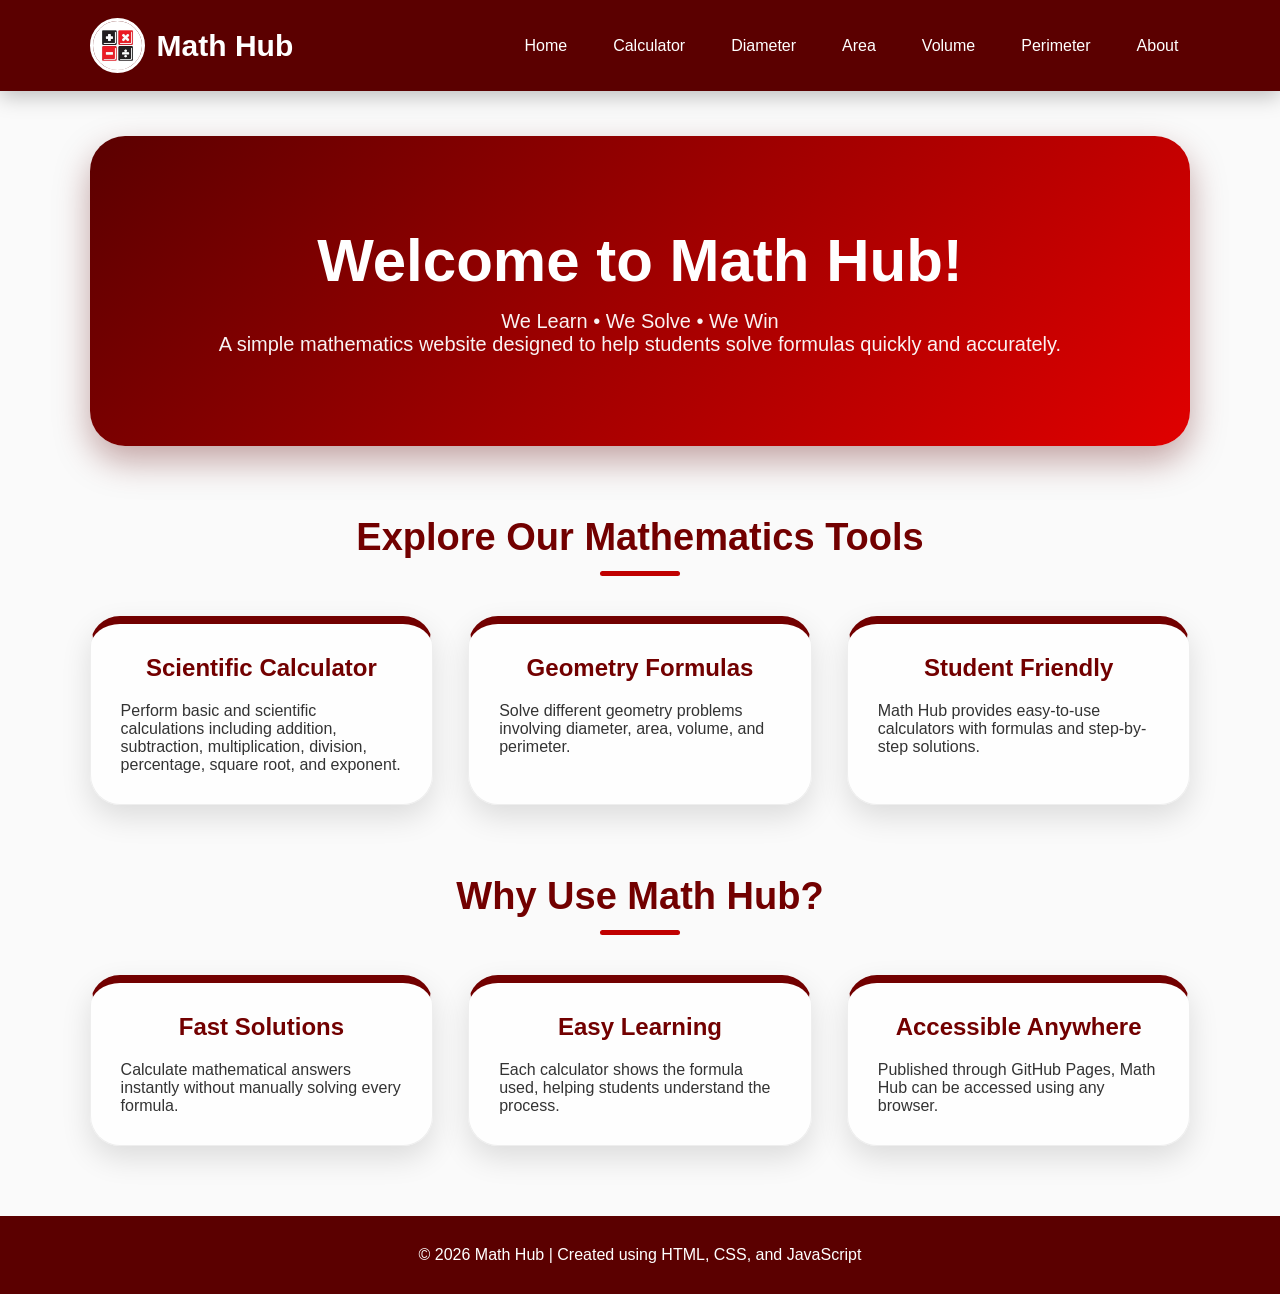
<file: index.html>
<!DOCTYPE html>
<html lang="en">

<head>
    <meta charset="UTF-8">
    <meta name="viewport" content="width=device-width, initial-scale=1.0">

    <title>Math Hub | Home</title>

    <link rel="stylesheet" href="calcss.css">
</head>


<body>


<header>

    <nav class="navbar">

        <div class="logo">

            <img src="images.jpg" alt="Math Hub Logo">

            Math Hub

        </div>


        <ul class="nav-links">

            <li><a href="index.html">Home</a></li>

            <li><a href="calculator.html">Calculator</a></li>

            <li><a href="diameter.html">Diameter</a></li>

            <li><a href="area.html">Area</a></li>

            <li><a href="volume.html">Volume</a></li>

            <li><a href="perimeter.html">Perimeter</a></li>

            <li><a href="about.html">About</a></li>

        </ul>

    </nav>

</header>



<section class="banner">

    <h1>Welcome to Math Hub!</h1>

    <p>
        We Learn • We Solve • We Win
    </p>

    <p>
        A simple mathematics website designed to help students 
        solve formulas quickly and accurately.
    </p>

</section>




<section class="section">


<h2 class="section-title">
    Explore Our Mathematics Tools
</h2>



<div class="card-container">


<div class="card">

<h2>Scientific Calculator</h2>

<p>
Perform basic and scientific calculations including
addition, subtraction, multiplication, division,
percentage, square root, and exponent.
</p>

</div>




<div class="card">

<h2>Geometry Formulas</h2>

<p>
Solve different geometry problems involving
diameter, area, volume, and perimeter.
</p>

</div>




<div class="card">

<h2>Student Friendly</h2>

<p>
Math Hub provides easy-to-use calculators with
formulas and step-by-step solutions.
</p>

</div>


</div>

</section>




<section class="section">


<h2 class="section-title">
Why Use Math Hub?
</h2>



<div class="card-container">


<div class="card">

<h2>Fast Solutions</h2>

<p>
Calculate mathematical answers instantly
without manually solving every formula.
</p>

</div>



<div class="card">

<h2>Easy Learning</h2>

<p>
Each calculator shows the formula used,
helping students understand the process.
</p>

</div>



<div class="card">

<h2>Accessible Anywhere</h2>

<p>
Published through GitHub Pages,
Math Hub can be accessed using any browser.
</p>

</div>


</div>


</section>




<footer>

<p>
© 2026 Math Hub | Created using HTML, CSS, and JavaScript
</p>

</footer>



</body>

</html>
</file>
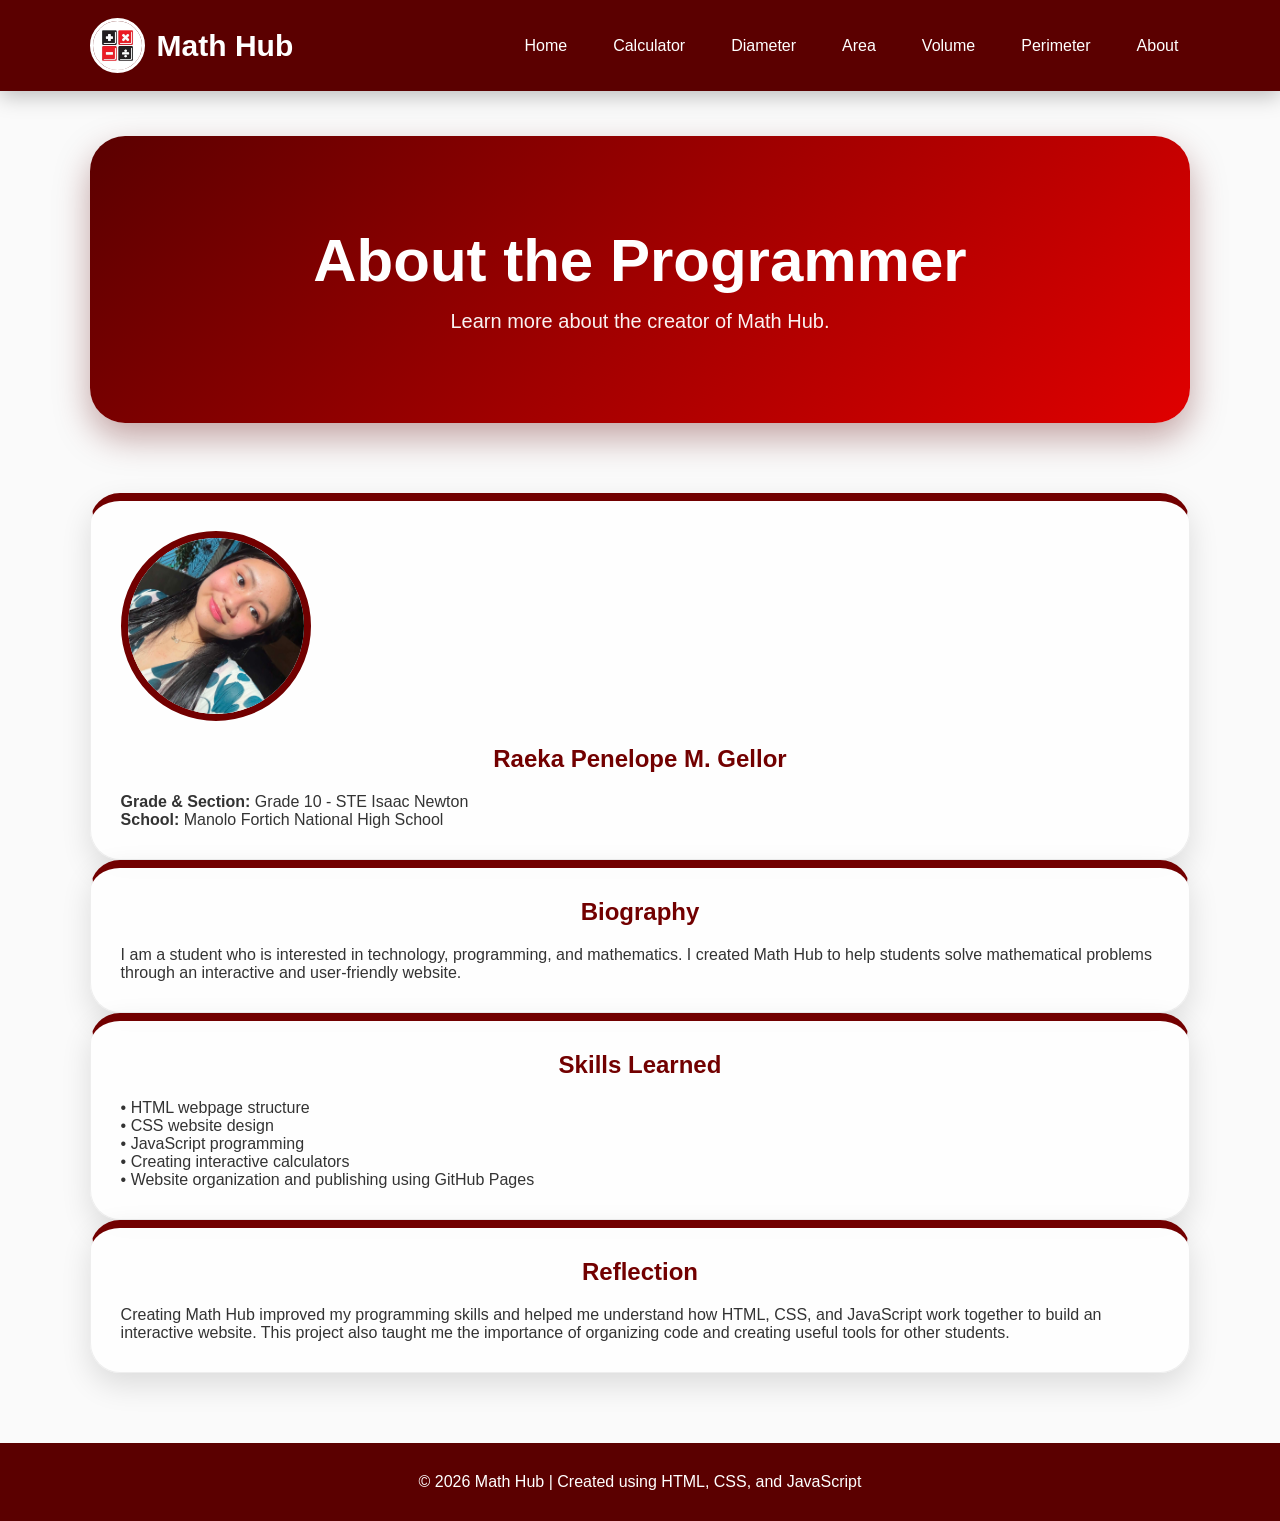
<file: about.html>
<!DOCTYPE html>
<html lang="en">

<head>

<meta charset="UTF-8">
<meta name="viewport" content="width=device-width, initial-scale=1.0">

<title>Math Hub | About</title>

<link rel="stylesheet" href="calcss.css">

</head>


<body>


<header>

<nav class="navbar">

<div class="logo">

<img src="images.jpg" alt="Math Hub Logo">

Math Hub

</div>


<ul class="nav-links">

<li><a href="index.html">Home</a></li>

<li><a href="calculator.html">Calculator</a></li>

<li><a href="diameter.html">Diameter</a></li>

<li><a href="area.html">Area</a></li>

<li><a href="volume.html">Volume</a></li>

<li><a href="perimeter.html">Perimeter</a></li>

<li><a href="about.html">About</a></li>

</ul>

</nav>

</header>





<section class="banner">

<h1>About the Programmer</h1>

<p>
Learn more about the creator of Math Hub.
</p>

</section>







<section class="section">


<div class="card profile">


<img src="prof.jpg" alt="Programmer Picture">


<h2>
Raeka Penelope M. Gellor
</h2>


<p>
<strong>Grade & Section:</strong>
Grade 10 - STE Isaac Newton
</p>


<p>
<strong>School:</strong>
Manolo Fortich National High School
</p>



</div>






<div class="card">


<h2>Biography</h2>


<p>

I am a student who is interested in technology,
programming, and mathematics. I created Math Hub
to help students solve mathematical problems
through an interactive and user-friendly website.

</p>


</div>







<div class="card">


<h2>Skills Learned</h2>


<p>

• HTML webpage structure

<br>

• CSS website design

<br>

• JavaScript programming

<br>

• Creating interactive calculators

<br>

• Website organization and publishing using GitHub Pages

</p>


</div>








<div class="card">


<h2>Reflection</h2>


<p>

Creating Math Hub improved my programming skills
and helped me understand how HTML, CSS, and JavaScript
work together to build an interactive website.
This project also taught me the importance of organizing
code and creating useful tools for other students.

</p>


</div>



</section>







<footer>

<p>
© 2026 Math Hub | Created using HTML, CSS, and JavaScript
</p>

</footer>




<script src="script.js"></script>


</body>

</html>
</file>
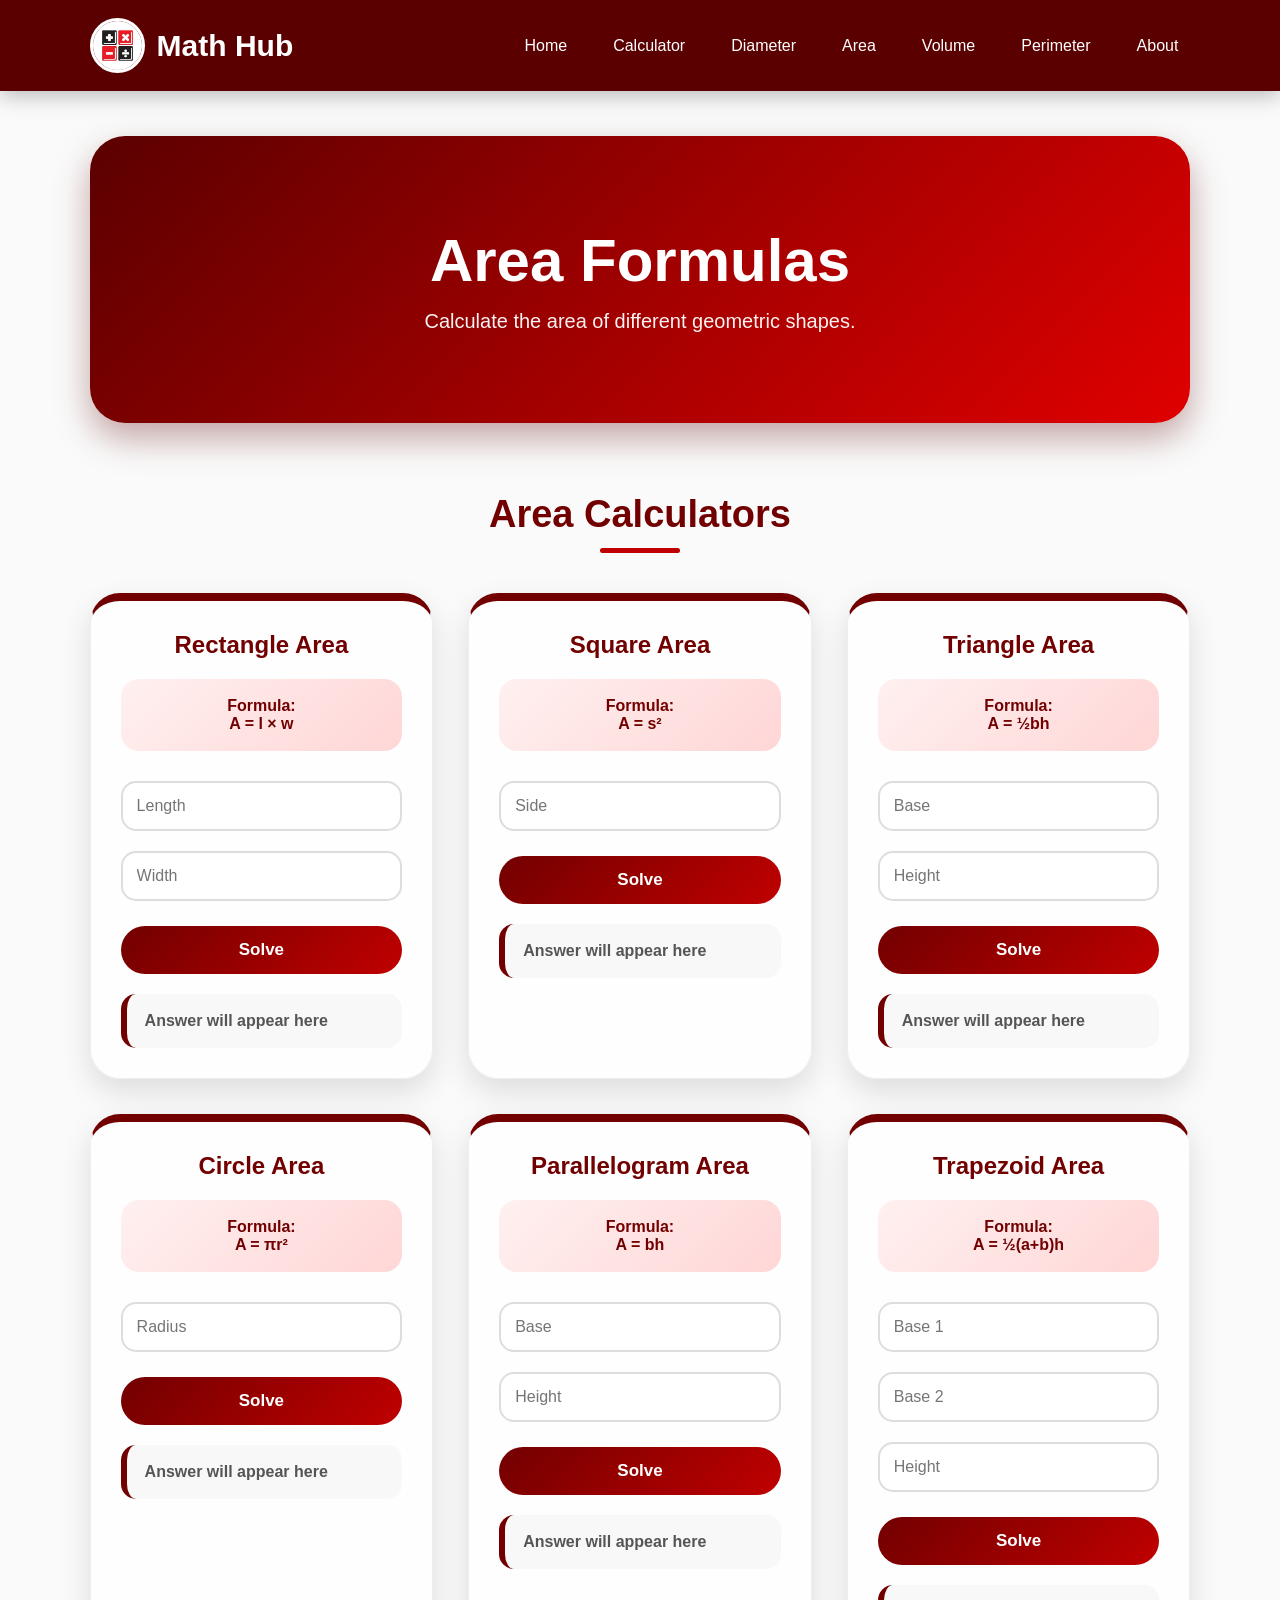
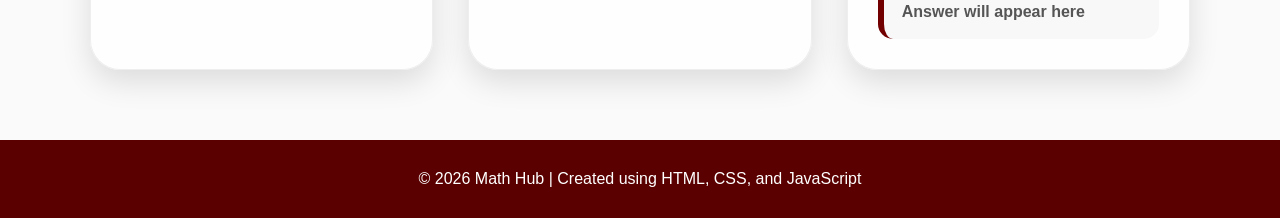
<file: area.html>
<!DOCTYPE html>
<html lang="en">

<head>

<meta charset="UTF-8">
<meta name="viewport" content="width=device-width, initial-scale=1.0">

<title>Math Hub | Area</title>

<link rel="stylesheet" href="calcss.css">

</head>


<body>


<header>

<nav class="navbar">

<div class="logo">

<img src="images.jpg" alt="Math Hub Logo">

Math Hub

</div>


<ul class="nav-links">

<li><a href="index.html">Home</a></li>

<li><a href="calculator.html">Calculator</a></li>

<li><a href="diameter.html">Diameter</a></li>

<li><a href="area.html">Area</a></li>

<li><a href="volume.html">Volume</a></li>

<li><a href="perimeter.html">Perimeter</a></li>

<li><a href="about.html">About</a></li>

</ul>

</nav>

</header>





<section class="banner">

<h1>Area Formulas</h1>

<p>
Calculate the area of different geometric shapes.
</p>

</section>






<section class="section">


<h2 class="section-title">
Area Calculators
</h2>



<div class="card-container">





<!-- Rectangle -->

<div class="card">

<h2>Rectangle Area</h2>


<div class="formula">

Formula:

<br>

A = l × w

</div>


<input 
type="number"
id="rectangleLength"
placeholder="Length">


<input 
type="number"
id="rectangleWidth"
placeholder="Width">


<button onclick="rectangleArea()">

Solve

</button>


<div class="result" id="rectangleAreaResult">

Answer will appear here

</div>


</div>







<!-- Square -->

<div class="card">

<h2>Square Area</h2>


<div class="formula">

Formula:

<br>

A = s²

</div>


<input 
type="number"
id="squareSide"
placeholder="Side">


<button onclick="squareArea()">

Solve

</button>


<div class="result" id="squareAreaResult">

Answer will appear here

</div>


</div>








<!-- Triangle -->

<div class="card">

<h2>Triangle Area</h2>


<div class="formula">

Formula:

<br>

A = ½bh

</div>


<input 
type="number"
id="triangleBase"
placeholder="Base">


<input 
type="number"
id="triangleHeight"
placeholder="Height">


<button onclick="triangleArea()">

Solve

</button>


<div class="result" id="triangleAreaResult">

Answer will appear here

</div>


</div>








<!-- Circle -->

<div class="card">

<h2>Circle Area</h2>


<div class="formula">

Formula:

<br>

A = πr²

</div>


<input 
type="number"
id="circleRadius"
placeholder="Radius">


<button onclick="circleArea()">

Solve

</button>


<div class="result" id="circleAreaResult">

Answer will appear here

</div>


</div>








<!-- Parallelogram -->

<div class="card">

<h2>Parallelogram Area</h2>


<div class="formula">

Formula:

<br>

A = bh

</div>


<input 
type="number"
id="parallelogramBase"
placeholder="Base">


<input 
type="number"
id="parallelogramHeight"
placeholder="Height">


<button onclick="parallelogramArea()">

Solve

</button>


<div class="result" id="parallelogramAreaResult">

Answer will appear here

</div>


</div>








<!-- Trapezoid -->

<div class="card">

<h2>Trapezoid Area</h2>


<div class="formula">

Formula:

<br>

A = ½(a+b)h

</div>


<input 
type="number"
id="trapezoidBase1"
placeholder="Base 1">


<input 
type="number"
id="trapezoidBase2"
placeholder="Base 2">


<input 
type="number"
id="trapezoidHeight"
placeholder="Height">


<button onclick="trapezoidArea()">

Solve

</button>


<div class="result" id="trapezoidAreaResult">

Answer will appear here

</div>


</div>





</div>


</section>







<footer>

<p>
© 2026 Math Hub | Created using HTML, CSS, and JavaScript
</p>

</footer>




<script src="script.js"></script>


</body>

</html>
</file>
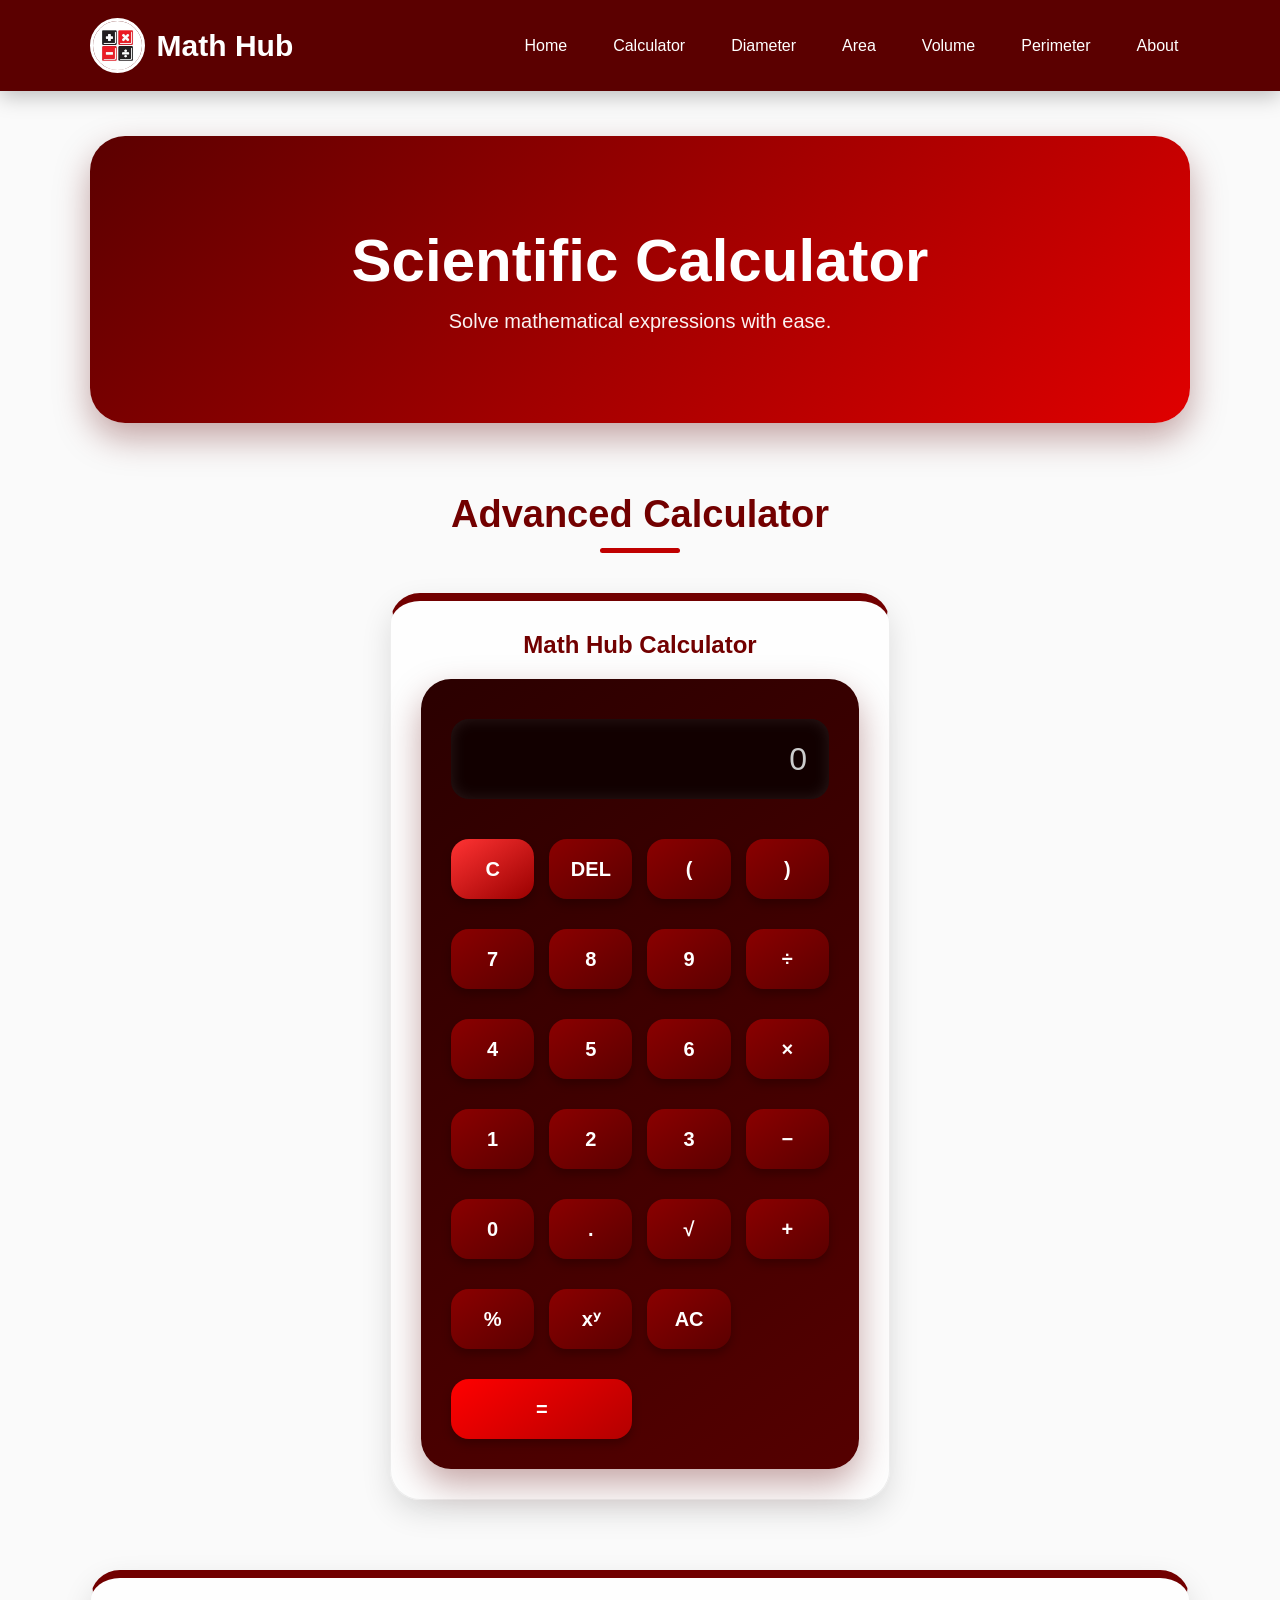
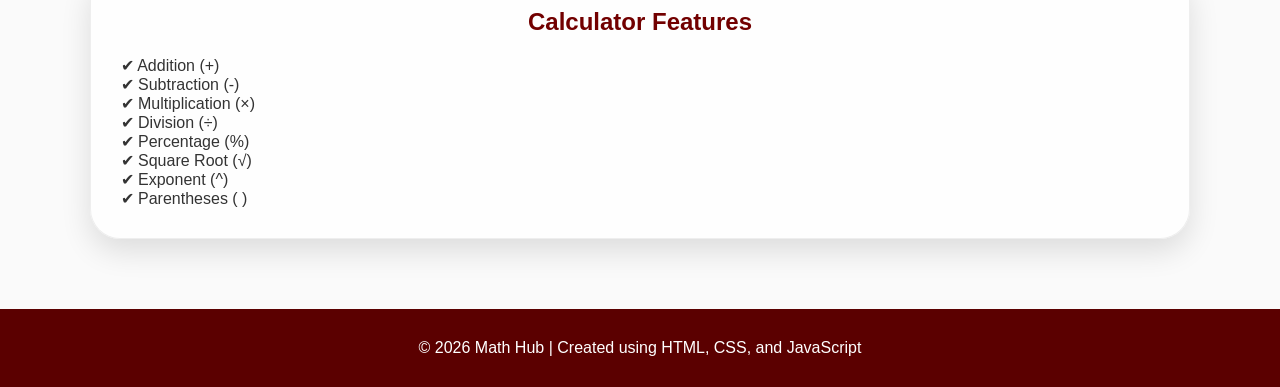
<file: calculator.html>
<!DOCTYPE html>
<html lang="en">

<head>

<meta charset="UTF-8">
<meta name="viewport" content="width=device-width, initial-scale=1.0">

<title>Math Hub | Scientific Calculator</title>

<link rel="stylesheet" href="calcss.css">

</head>


<body>


<header>

<nav class="navbar">

<div class="logo">

<img src="images.jpg" alt="Math Hub Logo">

Math Hub

</div>


<ul class="nav-links">

<li><a href="index.html">Home</a></li>

<li><a href="calculator.html">Calculator</a></li>

<li><a href="diameter.html">Diameter</a></li>

<li><a href="area.html">Area</a></li>

<li><a href="volume.html">Volume</a></li>

<li><a href="perimeter.html">Perimeter</a></li>

<li><a href="about.html">About</a></li>

</ul>

</nav>

</header>





<section class="banner">

<h1>Scientific Calculator</h1>

<p>
Solve mathematical expressions with ease.
</p>

</section>






<section class="section">


<h2 class="section-title">
Advanced Calculator
</h2>



<div class="card calculator-card">


<h2>Math Hub Calculator</h2>



<div class="calculator">



<input 
type="text"
id="calculatorDisplay"
class="display"
placeholder="0"
readonly>




<div class="calculator-buttons">



<button onclick="clearCalculator()" class="clear">
C
</button>


<button onclick="deleteNumber()">
DEL
</button>


<button onclick="addValue('(')">
(
</button>


<button onclick="addValue(')')">
)
</button>





<button onclick="addValue('7')">
7
</button>


<button onclick="addValue('8')">
8
</button>


<button onclick="addValue('9')">
9
</button>


<button onclick="addValue('/')">
÷
</button>





<button onclick="addValue('4')">
4
</button>


<button onclick="addValue('5')">
5
</button>


<button onclick="addValue('6')">
6
</button>


<button onclick="addValue('*')">
×
</button>





<button onclick="addValue('1')">
1
</button>


<button onclick="addValue('2')">
2
</button>


<button onclick="addValue('3')">
3
</button>


<button onclick="addValue('-')">
−
</button>





<button onclick="addValue('0')">
0
</button>


<button onclick="addValue('.')">
.
</button>


<button onclick="squareRoot()">
√
</button>


<button onclick="addValue('+')">
+
</button>





<button onclick="percentage()">
%
</button>


<button onclick="addValue('^')">
xʸ
</button>


<button onclick="clearCalculator()">
AC
</button>


<button onclick="calculateAnswer()" class="equals">
=
</button>



</div>


</div>


</div>


</section>






<section class="section">


<div class="card">


<h2>Calculator Features</h2>


<p>

✔ Addition (+)

<br>

✔ Subtraction (-)

<br>

✔ Multiplication (×)

<br>

✔ Division (÷)

<br>

✔ Percentage (%)

<br>

✔ Square Root (√)

<br>

✔ Exponent (^)

<br>

✔ Parentheses ( )

</p>


</div>


</section>






<footer>

<p>
© 2026 Math Hub | Created using HTML, CSS, and JavaScript
</p>

</footer>




<script src="script.js"></script>


</body>

</html>
</file>
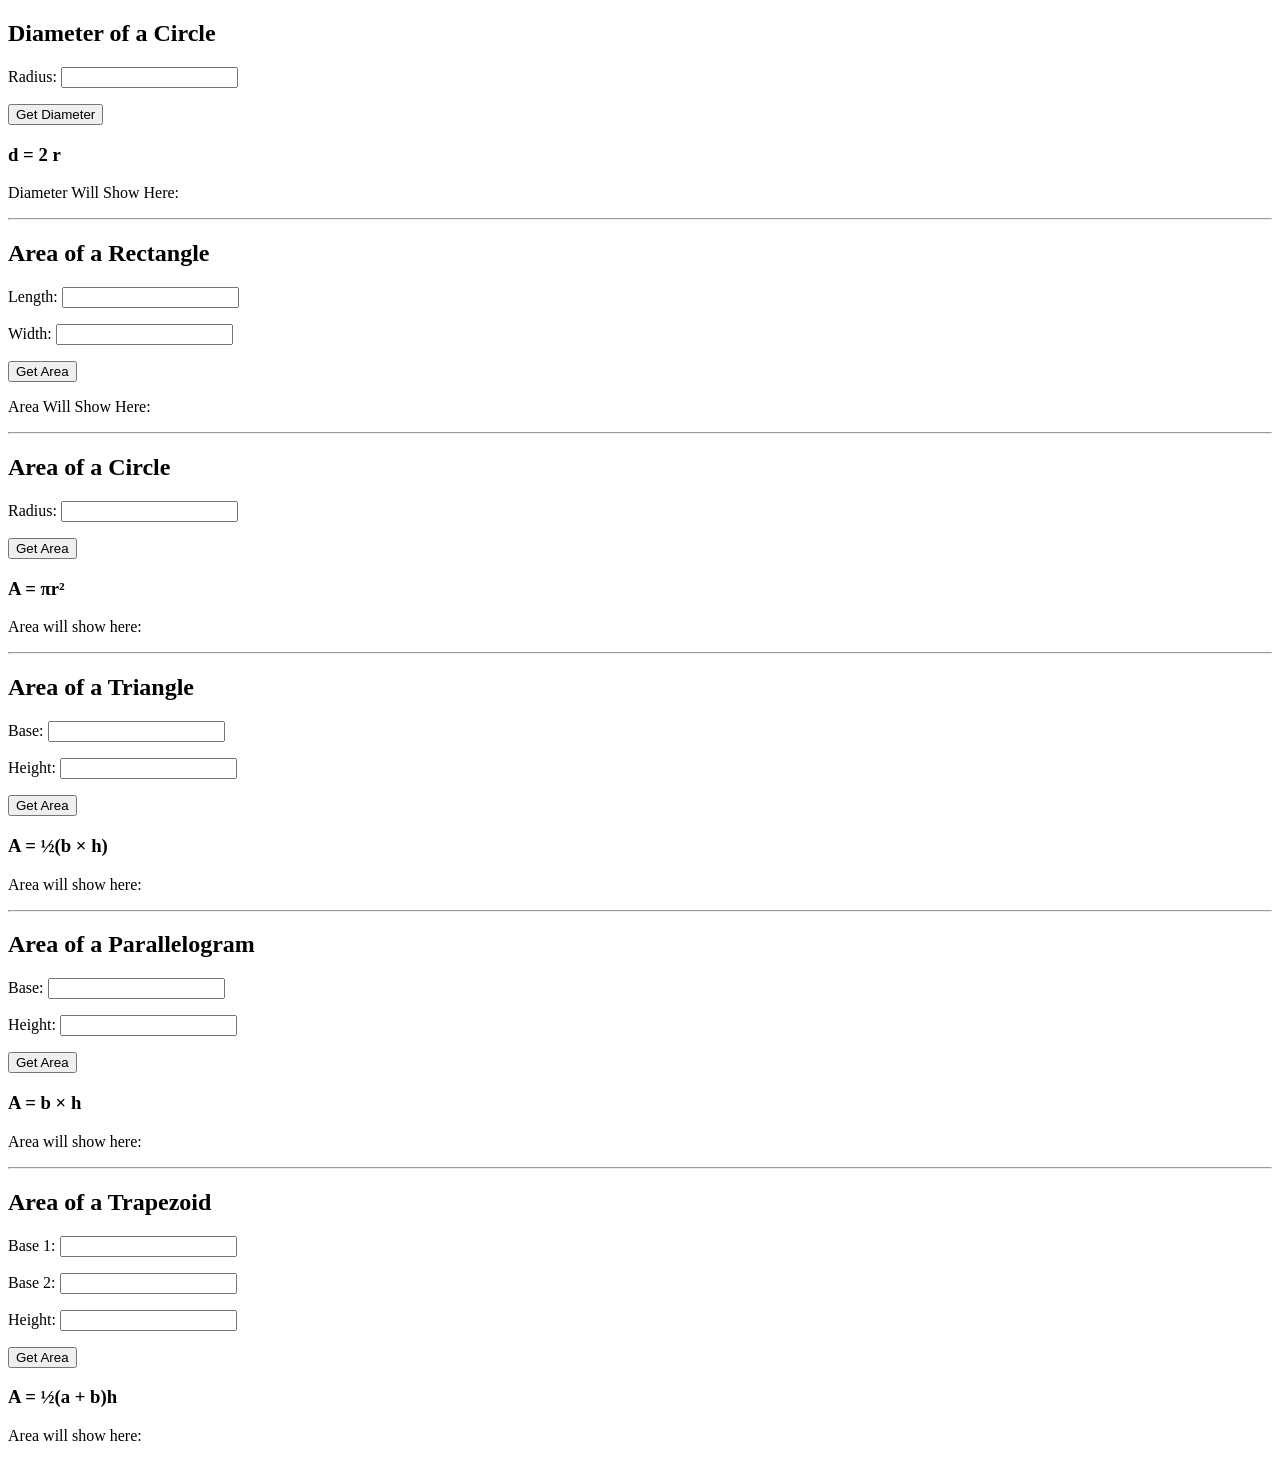
<file: omcakes.html>
<!DOCTYPE html>
<html>
    <head>
        <title>DIAMETER FORMULAS</title>

        <script>
            function DiameterCircle() {
                let diameter = 2 * radius;
                document.getElementById("demo").innerHTML = "Diameter; " + diameter;
            }
            function getRectangleArea() {
            let length = document.getElementById("length").value;
            let width = document.getElementById("width").value;
            let area = length * width;
            document.getElementById("rectangleDemo").innerHTML = "Area = " + area;
            }
            function getCircleArea() {
            let radius = document.getElementById("circleRadius").value;
            let area = Math.PI * radius * radius;
            document.getElementById("circleDemo").innerHTML = "Area = " + area.toFixed(2);
            }
            function getTriangleArea() {
            let base = document.getElementById("base").value;
            let height = document.getElementById("triangleHeight").value;
            let area = (base * height) / 2;
            document.getElementById("triangleDemo").innerHTML = "Area = " + area;
            }
             function getParallelogramArea() {
            let base = document.getElementById("paraBase").value;
            let height = document.getElementById("paraHeight").value;
            let area = base * height;
            document.getElementById("parallelogramDemo").innerHTML = "Area = " + area;
            }
            function getTrapezoidArea() {
            let a = Number(document.getElementById("base1").value);
            let b = Number(document.getElementById("base2").value);
            let h = Number(document.getElementById("trapHeight").value);

            let area = ((a + b) * h) / 2;
            document.getElementById("trapezoidDemo").innerHTML = "Area = " + area;
            }
        </script>
    </head>
    <body>
        <h2>Diameter of a Circle</h2>
        <p>Radius: <input type="text" id="radiusInput"></p>
        <button type="button" onclick="myFunction()">Get Diameter</button>
        <h3>d = 2 r</h3>
        <p id="demo">Diameter Will Show Here:</p>
        <hr>

        <h2>Area of a Rectangle</h2>
        <p>Length: <input type="text" id="radiusInput"></p>
        <p>Width: <input type="text" id="radiusInput"></p>
        <button type="button" onclick="myFunction()">Get Area</button>
        <p id="demo">Area Will Show Here:</p>
        <hr>

        <h2>Area of a Circle</h2>
        <p>Radius: <input type="text" id="circleRadius"></p>
        <button onclick="getCircleArea()">Get Area</button>
        <h3>A = πr²</h3>
        <p id="circleDemo">Area will show here:</p>
        <hr>

        <h2>Area of a Triangle</h2>
        <p>Base: <input type="text" id="base"></p>
        <p>Height: <input type="text" id="triangleHeight"></p>
        <button onclick="getTriangleArea()">Get Area</button>
        <h3>A = ½(b × h)</h3>
        <p id="triangleDemo">Area will show here:</p>
        <hr>

        <h2>Area of a Parallelogram</h2>
        <p>Base: <input type="text" id="paraBase"></p>
        <p>Height: <input type="text" id="paraHeight"></p>
        <button onclick="getParallelogramArea()">Get Area</button>
        <h3>A = b × h</h3>
        <p id="parallelogramDemo">Area will show here:</p>
        <hr>

        <h2>Area of a Trapezoid</h2>
        <p>Base 1: <input type="text" id="base1"></p>
        <p>Base 2: <input type="text" id="base2"></p>
        <p>Height: <input type="text" id="trapHeight"></p>
        <button onclick="getTrapezoidArea()">Get Area</button>
        <h3>A = ½(a + b)h</h3>
        <p id="trapezoidDemo">Area will show here:</p>

</body>
</html>
</file>
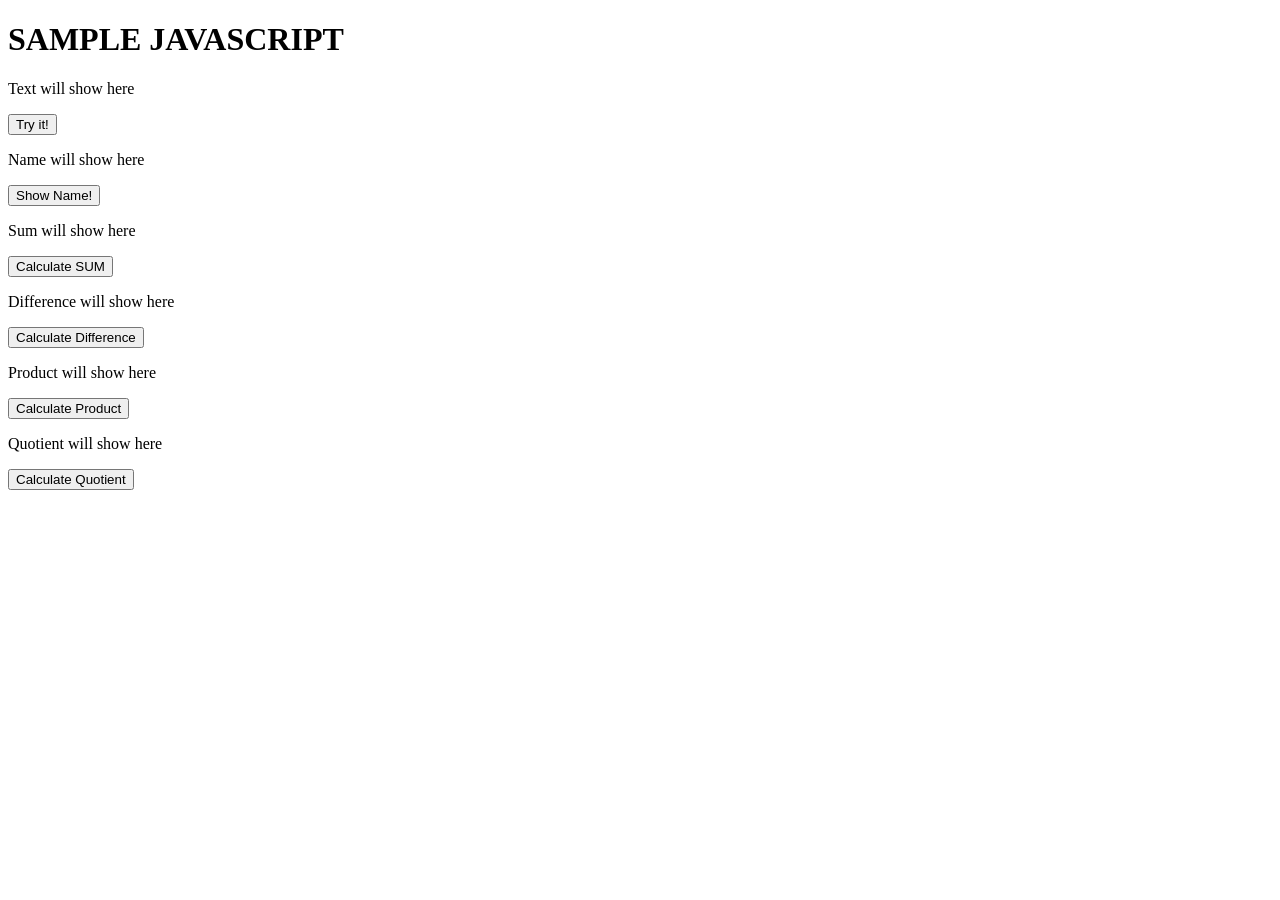
<file: omkie.html>
<!DOCTYPE html>
<html>
    <head>
        <title>SAMPLE JAVASCRIPT</title>

        <script>
            function myFunction() {
                document.getElementById("demo").innerHTML = "Hello World!";
            }

            let firstdigit = 14
            let seconddigit = 7
            let sum = firstdigit + seconddigit
            let difference = firstdigit - seconddigit
            let product = firstdigit * seconddigit
            let quotient = firstdigit / seconddigit

            function myAddition() {
    document.getElementById("add").innerHTML = "The Sum: " + sum;
}

function mySubtraction() {
    document.getElementById("subtract").innerHTML = "The Difference: " + difference;
}

function myMultiplication() {
    document.getElementById("product").innerHTML = "The Product: " + product;
}

function myDivision() {
    document.getElementById("quotient").innerHTML = "The Quotient: " + quotient;
}
            </script> 
    </head>
    <body>

<h1>SAMPLE JAVASCRIPT</h1>

<p id="demo">Text will show here</p>

    <button type="button" onclick='document.getElementById("demo").innerHTML =
"Hello Javascript!"'>Try it!</button>

<p id="name"> Name will show here</p>

<button type="button" onclick='document.getElementById("name").innerHTML =
"Raeka"'>Show Name!</button>

<p id="add">Sum will show here</p>
<button type="button" onclick="myAddition()">Calculate SUM</button>

<p id="subtract">Difference will show here</p>
<button type="button" onclick="mySubtraction()">Calculate Difference</button>

<p id="product">Product will show here</p>
<button type="button" onclick="myMultiplication()">Calculate Product</button>

<p id="quotient">Quotient will show here</p>
<button type="button" onclick="myDivision()">Calculate Quotient</button>

</body> 
<html>
</file>
<file: calcss.css>
/* =========================
   MATH HUB PREMIUM DESIGN
========================= */


* {
    margin: 0;
    padding: 0;
    box-sizing: border-box;
    font-family: "Poppins", "Segoe UI", Arial, sans-serif;
}


body {
    background: #fafafa;
    color: #333;
}



/* =========================
   NAVIGATION BAR
========================= */


header {

    background: #5b0000;

    padding: 18px 7%;

    position: sticky;

    top: 0;

    z-index: 1000;

    box-shadow:
    0 5px 20px rgba(0,0,0,0.25);

}



.navbar {

    display: flex;

    justify-content: space-between;

    align-items: center;

}



.logo {

    display: flex;

    align-items: center;

    color: white;

    font-size: 30px;

    font-weight: 700;

}



.logo img {

    width: 55px;

    height: 55px;

    border-radius: 50%;

    margin-right: 12px;

    border: 3px solid white;

}



.nav-links {

    display: flex;

    gap: 22px;

    list-style: none;

}



.nav-links a {

    color: white;

    text-decoration: none;

    font-weight: 500;

    padding: 8px 12px;

    border-radius: 20px;

    transition: 0.3s;

}



.nav-links a:hover {

    background: white;

    color: #5b0000;

}





/* =========================
   HERO BANNER
========================= */


.banner {

    width: 86%;

    margin: 45px auto;

    padding: 90px 40px;

    text-align: center;

    color: white;


    background:

    linear-gradient(
    135deg,
    #5b0000,
    #a00000,
    #e00000
    );


    border-radius: 35px;


    box-shadow:

    0 15px 35px rgba(91,0,0,0.35);


}



.banner h1 {

    font-size: 60px;

    margin-bottom: 15px;

}



.banner p {

    font-size: 20px;

    opacity: 0.95;

}





/* =========================
   SECTION
========================= */


.section {

    width: 86%;

    margin: 70px auto;

}



.section-title {

    text-align: center;

    font-size: 38px;

    color: #720000;

    margin-bottom: 40px;

}



.section-title::after {

    content: "";

    display: block;

    width: 80px;

    height: 5px;

    background: #c00000;

    margin: 12px auto;

    border-radius: 10px;

}





/* =========================
   CARD GRID
========================= */


.card-container {

    display: grid;

    grid-template-columns:

    repeat(auto-fit,minmax(280px,1fr));

    gap: 35px;

}




/* =========================
   CALCULATOR CARDS
========================= */


.card {

    background:

    rgba(255,255,255,0.9);


    padding: 30px;


    border-radius: 30px;


    border:

    1px solid #eee;


    border-top:

    8px solid #720000;


    box-shadow:

    0 12px 30px rgba(0,0,0,0.12);


    transition: 0.35s;


}



.card:hover {

    transform: translateY(-12px);

    box-shadow:

    0 20px 40px rgba(91,0,0,0.25);

}



.card h2 {

    text-align: center;

    color: #720000;

    margin-bottom: 20px;

}





/* =========================
   FORMULA BOX
========================= */


.formula {

    background:

    linear-gradient(
    135deg,
    #fff0f0,
    #ffd6d6
    );


    color: #720000;


    padding: 18px;


    border-radius: 18px;


    text-align: center;


    font-weight: 600;


    margin-bottom: 20px;


}





/* =========================
   INPUT DESIGN
========================= */


input {


    width: 100%;


    padding: 14px;


    margin: 10px 0;


    border-radius: 15px;


    border:

    2px solid #ddd;


    font-size: 16px;


    background: #fff;


    transition: 0.3s;


}



input:focus {


    border-color: #a00000;


    box-shadow:

    0 0 10px rgba(160,0,0,0.2);


    outline: none;


}




/* =========================
   BUTTON DESIGN
========================= */


button {


    width: 100%;


    padding: 14px;


    margin-top: 15px;


    border: none;


    border-radius: 30px;


    background:

    linear-gradient(
    135deg,
    #720000,
    #c00000
    );


    color:white;


    font-size:17px;


    font-weight:bold;


    cursor:pointer;


    transition:0.3s;


}



button:hover {


    transform: scale(1.05);


    background:

    linear-gradient(
    135deg,
    #c00000,
    #ff3333
    );


}




/* =========================
   RESULT BOX
========================= */


.result {


    margin-top:20px;


    padding:18px;


    background:#f8f8f8;


    border-radius:15px;


    border-left:

    6px solid #720000;


    color:#555;


    font-weight:bold;


}





/* =========================
   ABOUT PROFILE
========================= */


.profile img {


    width:190px;


    height:190px;


    object-fit:cover;


    border-radius:50%;


    border:

    7px solid #720000;


    margin-bottom:20px;


}




/* =========================
   FOOTER
========================= */


footer {


    background:#5b0000;


    color:white;


    text-align:center;


    padding:30px;


    margin-top:70px;


}





/* =========================
   RESPONSIVE DESIGN
========================= */


@media(max-width:900px){


.navbar {

    flex-direction:column;

    gap:20px;

}


.nav-links {

    justify-content:center;

    flex-wrap:wrap;

}


}



@media(max-width:600px){


.banner {

    padding:60px 20px;

}


.banner h1 {

    font-size:38px;

}


.banner p {

    font-size:16px;

}


.section {

    width:90%;

}



.card {

    padding:25px;

}


}

/* =========================
   SCIENTIFIC CALCULATOR DESIGN
========================= */


.calculator-card {

    max-width: 500px;

    margin: auto;

}



.calculator {

    background: linear-gradient(
        145deg,
        #2b0000,
        #550000
    );

    padding: 30px;

    border-radius: 30px;

    box-shadow:
    0 15px 35px rgba(91,0,0,0.35);

}



/* Calculator Display */

.display {

    width: 100%;

    height: 80px;

    background: #120000;

    color: white;

    border: none;

    border-radius: 18px;

    padding: 20px;

    margin-bottom: 25px;

    font-size: 32px;

    text-align: right;

    letter-spacing: 2px;

    box-shadow:

    inset 0 0 15px rgba(255,255,255,0.1);

}



.display::placeholder {

    color: #ccc;

}



/* Calculator Buttons Layout */

.calculator-buttons {

    display: grid;

    grid-template-columns:

    repeat(4, 1fr);

    gap: 15px;

}





/* Calculator Buttons */

.calculator-buttons button {


    height: 60px;

    border-radius: 18px;

    border: none;


    background:

    linear-gradient(
        145deg,
        #8b0000,
        #5b0000
    );


    color: white;


    font-size: 20px;

    font-weight: bold;


    cursor: pointer;


    transition: 0.25s;


    box-shadow:

    0 5px 10px rgba(0,0,0,0.25);

}





.calculator-buttons button:hover {


    transform: translateY(-4px);


    background:

    linear-gradient(
        145deg,
        #c00000,
        #800000
    );


}





/* Clear Button */

.calculator-buttons .clear {


    background:

    linear-gradient(
        145deg,
        #ff3333,
        #990000
    );

}



/* Equal Button */

.calculator-buttons .equals {


    background:

    linear-gradient(
        145deg,
        #ff0000,
        #b30000
    );


    grid-column: span 2;

}





/* Operator Buttons */

.calculator-buttons button:nth-child(4),
.calculator-buttons button:nth-child(😎,
.calculator-buttons button:nth-child(12),
.calculator-buttons button:nth-child(16) {


    background:

    linear-gradient(
        145deg,
        #d10000,
        #720000
    );

}





/* Calculator Feature Card */

.card p {

    line-height: 2;

}



/* Mobile Responsive */

@media(max-width:600px){


    .calculator {

        padding:20px;

    }


    .display {

        height:65px;

        font-size:25px;

    }


    .calculator-buttons {

        gap:10px;

    }


    .calculator-buttons button {

        height:50px;

        font-size:16px;

    }


}
</file>
